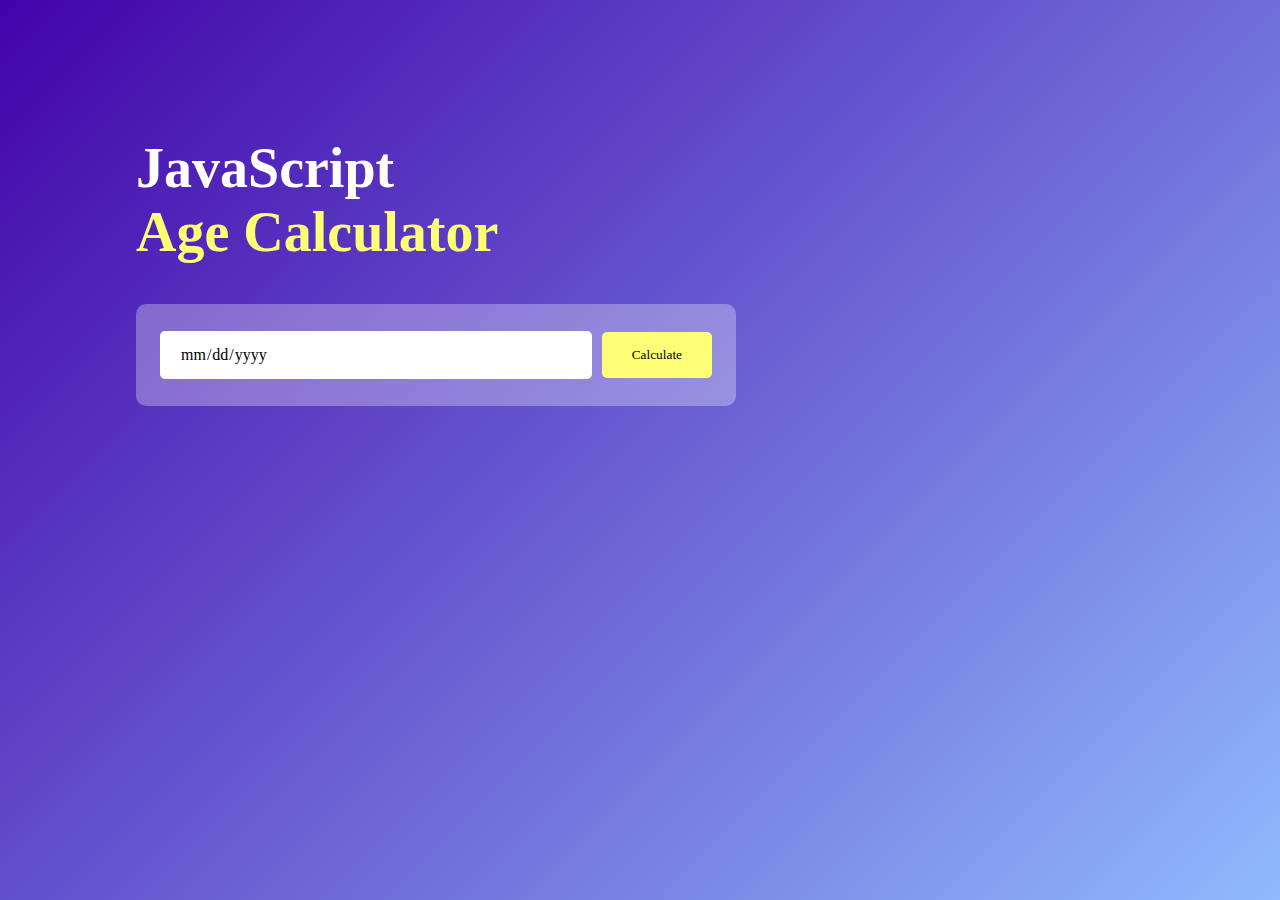
<file: day-1/index.html>
<!DOCTYPE html>
<html>
  <head>
    <meta charset="utf-8" />
    <meta http-equiv="X-UA-Compatible" content="IE=edge" />
    <title>Age Calculator</title>
    <meta name="viewport" content="width=device-width, initial-scale=1" />
    <link rel="stylesheet" type="text/css" media="screen" href="main.css" />
  </head>
  <body>
    <main>
      <div class="calculator">
        <h1>
          JavaScript <br />
          <span>Age Calculator</span>
        </h1>
        <div class="input-box">
          <input type="date" id="date" />
          <button onclick="calculateAge()">Calculate</button>
        </div>
        <p id="result"></p>
      </div>
    </main>
    <script src="main.js"></script>
  </body>
</html>
</file>
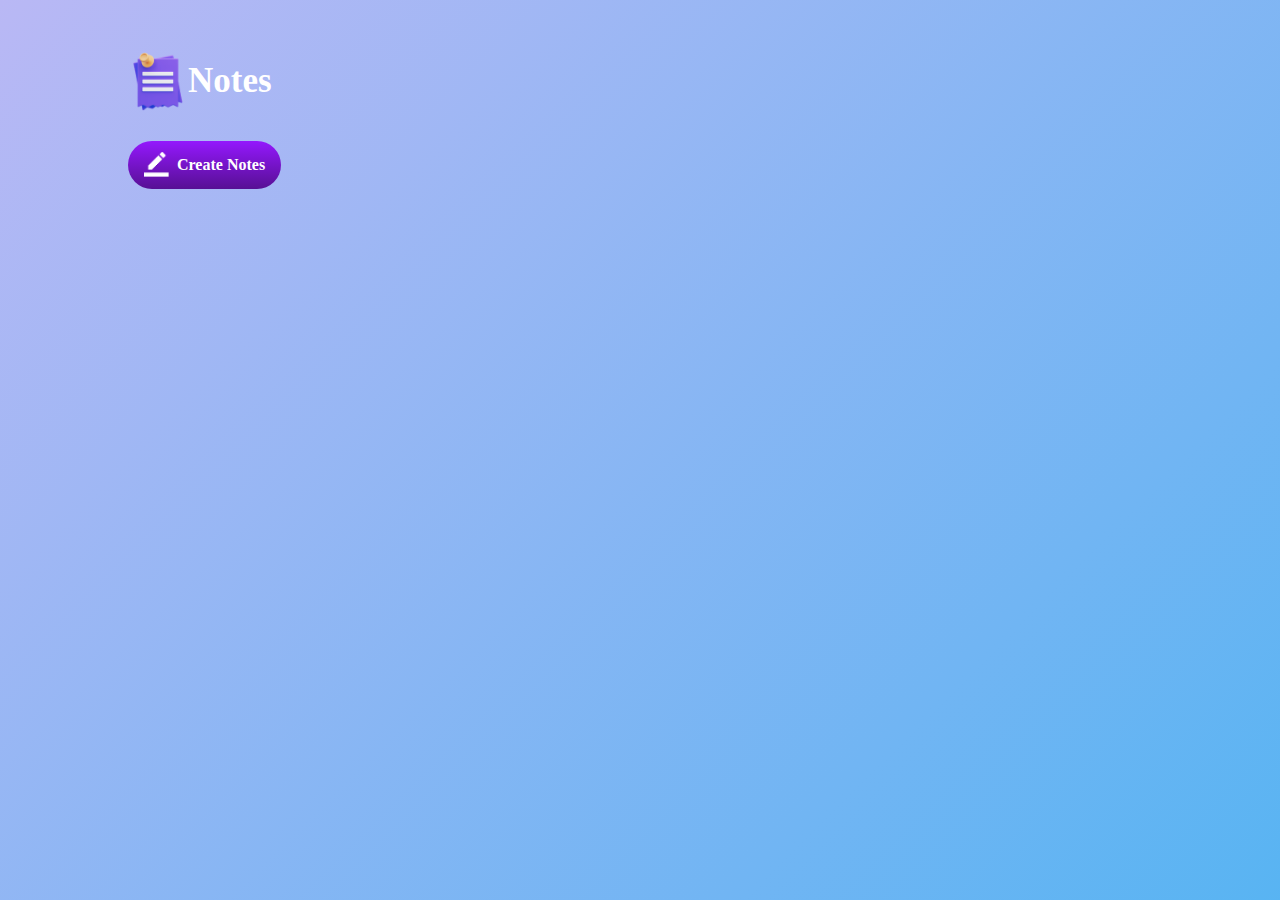
<file: day-2/index.html>
<!DOCTYPE html>
<html lang="en">
<head>
    <meta charset="UTF-8">
    <meta name="viewport" content="width=device-width, initial-scale=1.0">
    <link rel="stylesheet" href="main.css">
    <title>Notes App</title>
</head>
<body>
    <main>
            <h1><img src="images/notes.png" alt=""> Notes</h1>
            <button class="btn" id="create" ><img src="images/edit.png" alt="">Create Notes</button>
            <div class="notes-container">
                <!-- <p contenteditable="true" class="input-box">
                    <br>
                    <img src="images/delete.png" alt="">
                </p>              -->
            </div>
    </main>
    <script src="main.js"></script>
</body>
</html>
</file>
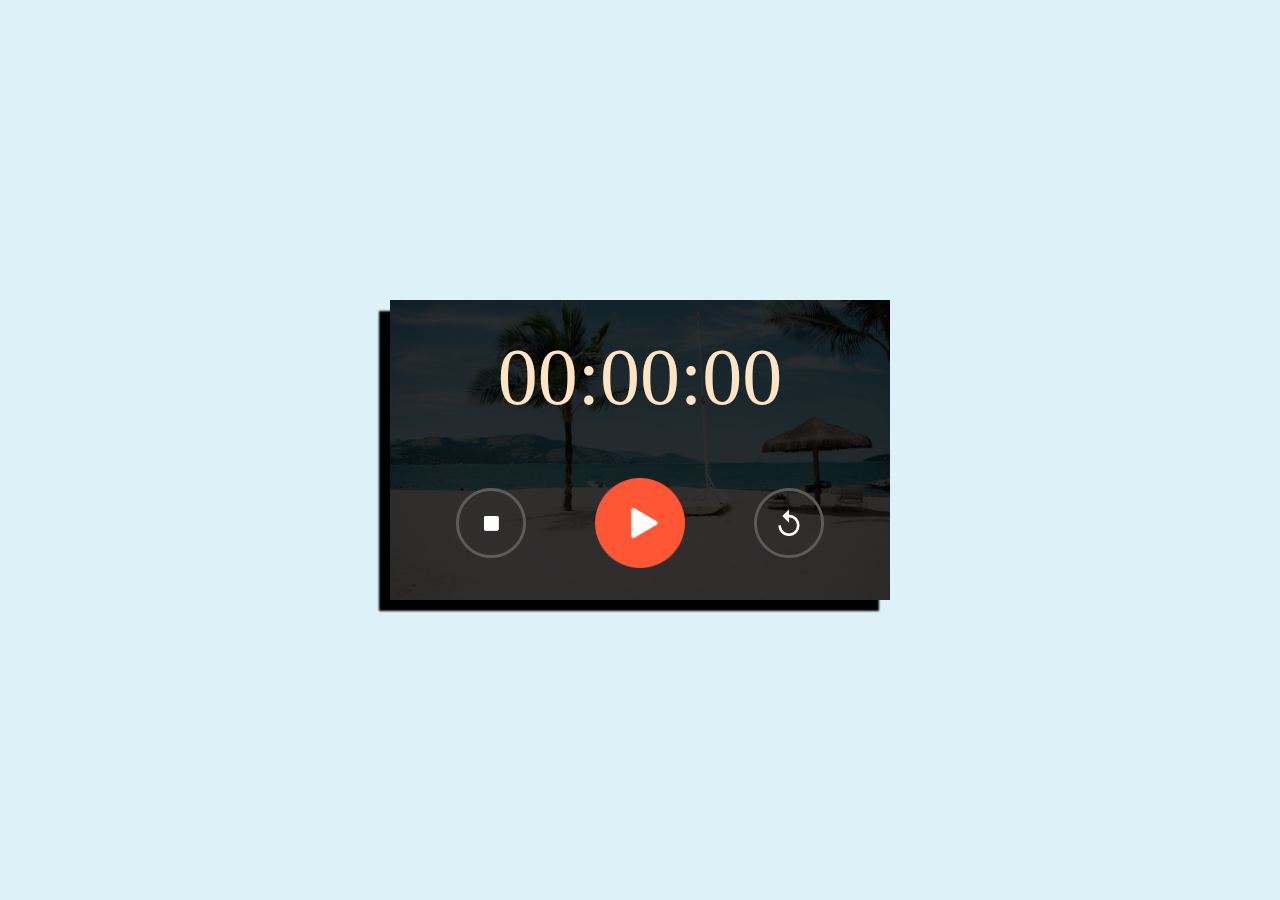
<file: day-3/index.html>
<!DOCTYPE html>
<html lang="en">
<head>
    <meta charset="UTF-8">
    <meta name="viewport" content="width=device-width, initial-scale=1.0">
    <title>Stopwatch</title>
    <link rel="stylesheet" href="main.css">
</head>
<body>
    <main>
        <div class="watch-container">
            <p id="display">00:00:00</p>
            <div class="controls">
                <img src="images/stop.png" alt="stop" id="stop">
                <img src="images/start.png" alt="start" id="start">
                <img src="images/reset.png" alt="reset" id="reset">
            </div>
        </div>
    </main>
<script src="main.js"></script>
</body>
</html>
</file>
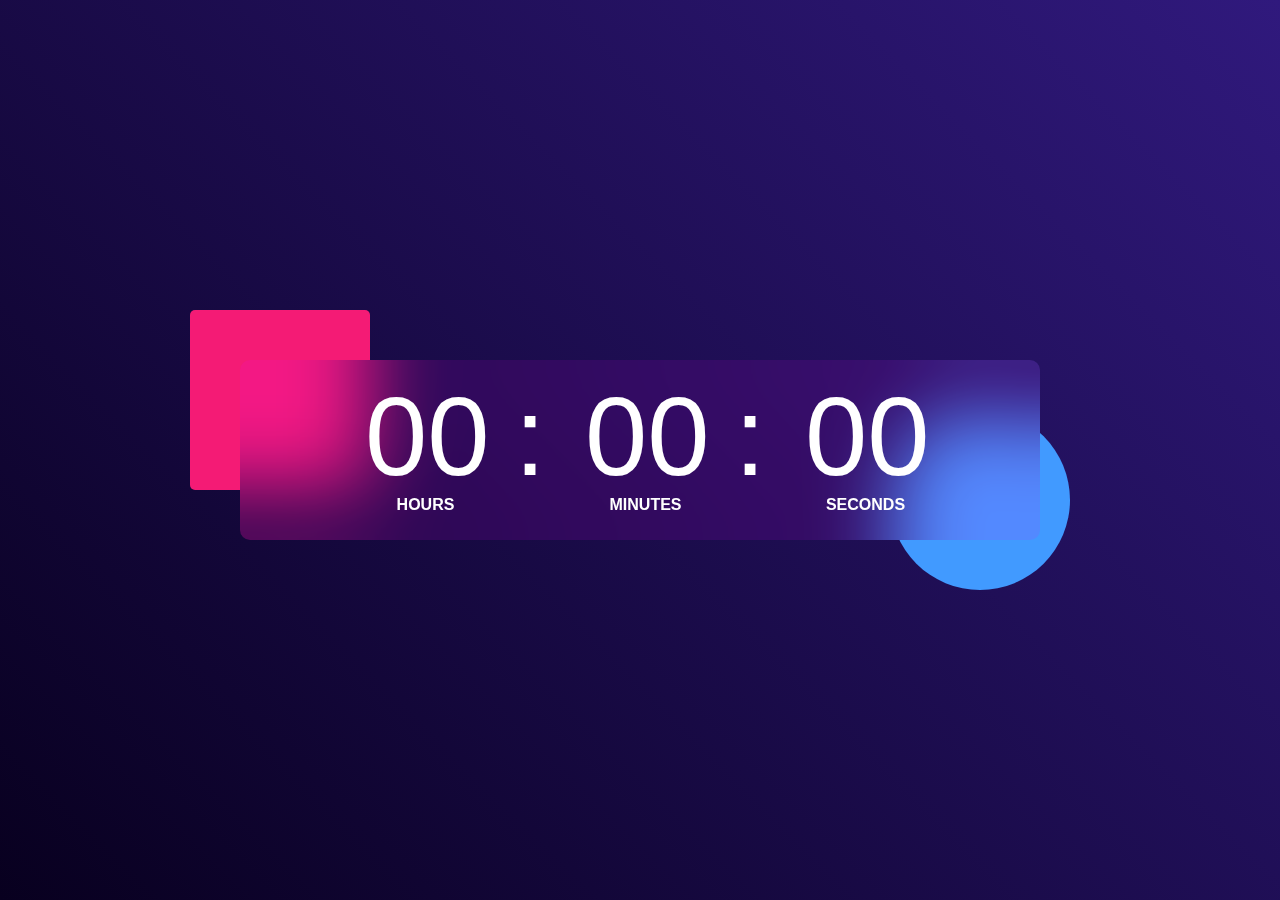
<file: day-4/index.html>
<!DOCTYPE html>
<html lang="en">
<head>
    <meta charset="UTF-8">
    <meta name="viewport" content="width=device-width, initial-scale=1.0">
    <link rel="stylesheet" href="main.css">
    <title>Clock</title>
</head>
<body>
    <main>
        <div class="container">
           <div class="clock">
            <span id="hours">00</span>
            <span>:</span>
            <span id="minutes">00</span>
            <span>:</span>
            <span id="seconds">00</span>
           </div>
        </div>
    </main>
    <script src="main.js"></script>
</body>
</html>
</file>
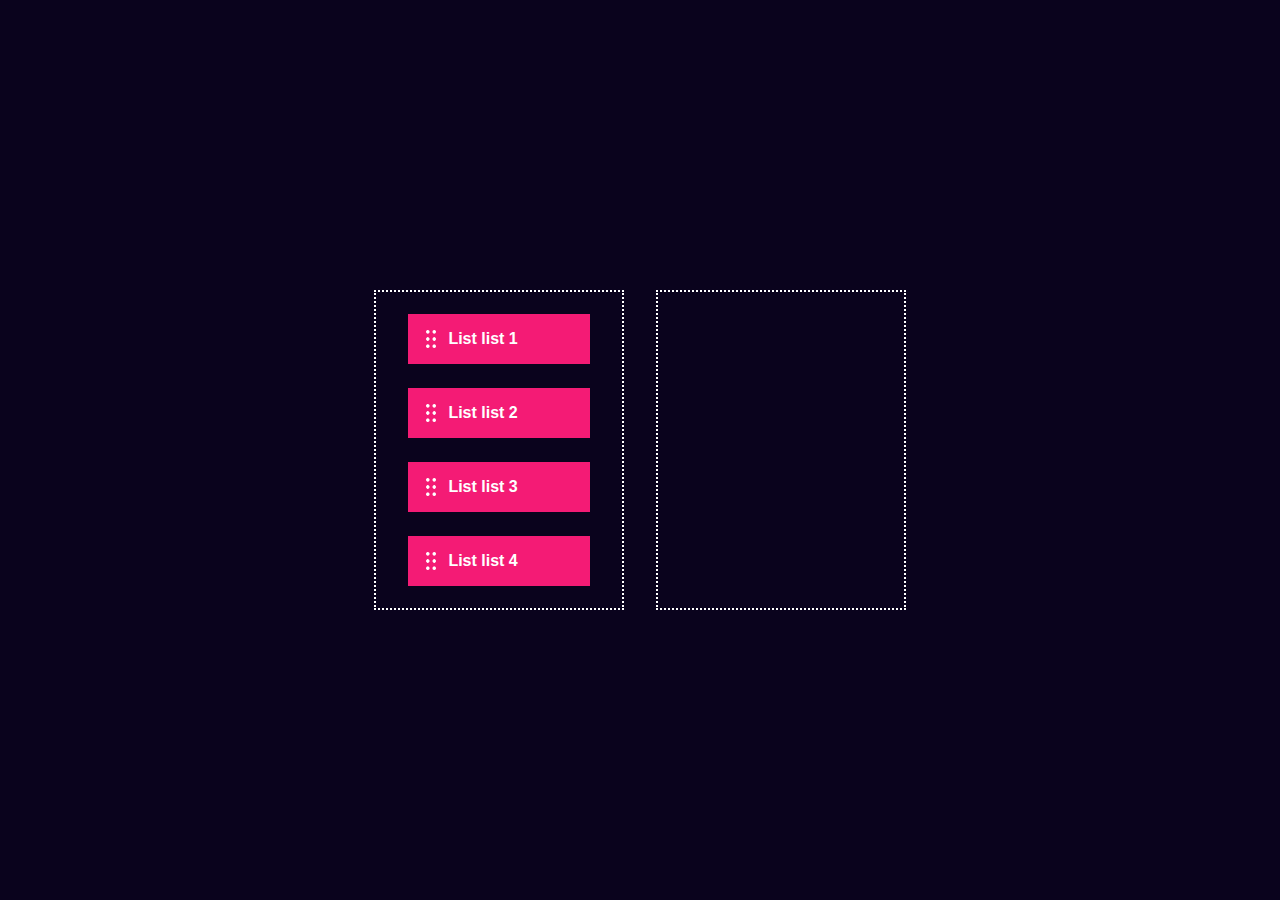
<file: day-5/index.html>
<!DOCTYPE html>
<html lang="en">
  <head>
    <meta charset="UTF-8" />
    <meta name="viewport" content="width=device-width, initial-scale=1.0" />
    <title>Drag and Drop</title>
    <link rel="stylesheet" href="main.css" />
  </head>
  <body>
    <main>
      <div id="left">
        <p class="list" draggable="true">
          <img src="images/drag_drop_icon.png" alt="" />List list 1
        </p>
        <p class="list" draggable="true">
          <img src="images/drag_drop_icon.png" alt="" />List list 2
        </p>
        <p class="list" draggable="true">
          <img src="images/drag_drop_icon.png" alt="" />List list 3
        </p>
        <p class="list" draggable="true">
          <img src="images/drag_drop_icon.png" alt="" />List list 4
        </p>
      </div>
      <div id="right"></div>
    </main>
    <script src="main.js"></script>
  </body>
</html>
</file>
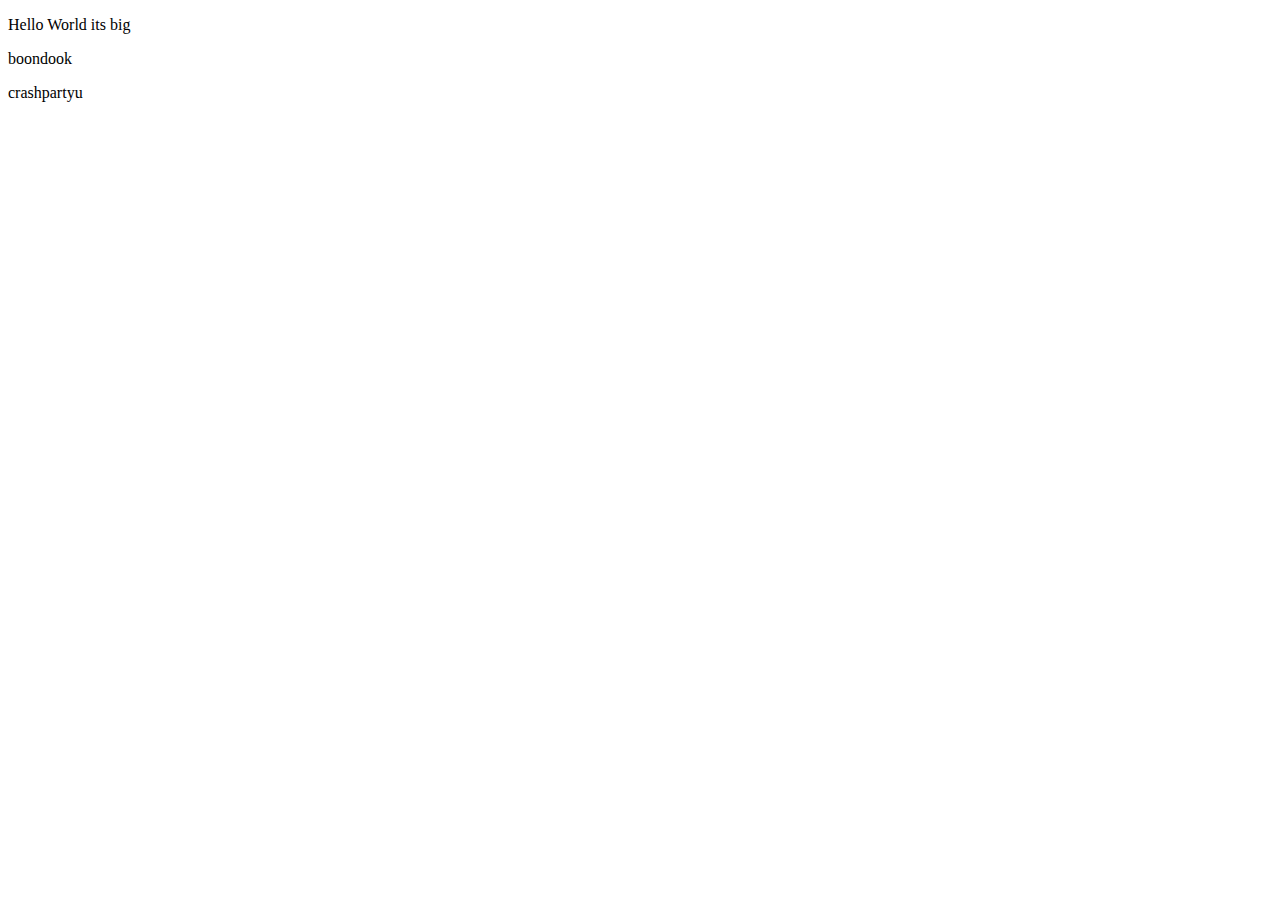
<file: playground/test.html>
<!DOCTYPE html>
<html lang="en">
  <head>
    <meta charset="UTF-8" />
    <meta name="viewport" content="width=device-width, initial-scale=1.0" />
    <title>Document</title>
  </head>
  <body>
    <p>Hello World <span>its big</span></p>
    <p>boondook</p>
    <div>crashpartyu</div>

    <script>
      document.addEventListener("mouseup", (e) => {
        let selection = window.getSelection();
        let range = selection.getRangeAt(0)
              
   if (selection.rangeCount>0 && !range.collapsed) {

    console.log(range.startContainer.parentNode);
     console.log(range.startContainer.childNodes);
      console.log(range.endContainer);
    
    // if (!(range.startContainer.parentNode.tagName === "STRONG")) {
    //      //Create the bold element
    // let boldElement = document.createElement("strong");
    
    // // Extract the actual content (preserves HTML formatting)
    // let extractedContent = range.extractContents(); 
    // // Put the extracted content inside the bold element
    // boldElement.appendChild(extractedContent);
    
    // // Insert the bold element back
    // range.insertNode(boldElement);
    // }
    // console.log(range.startContainer.parentNode.tagName);
    // console.log(range.endContainer.parentNode.tagName);
    
   }
            
        // }
      });
    </script>
  </body>
</html>
</file>
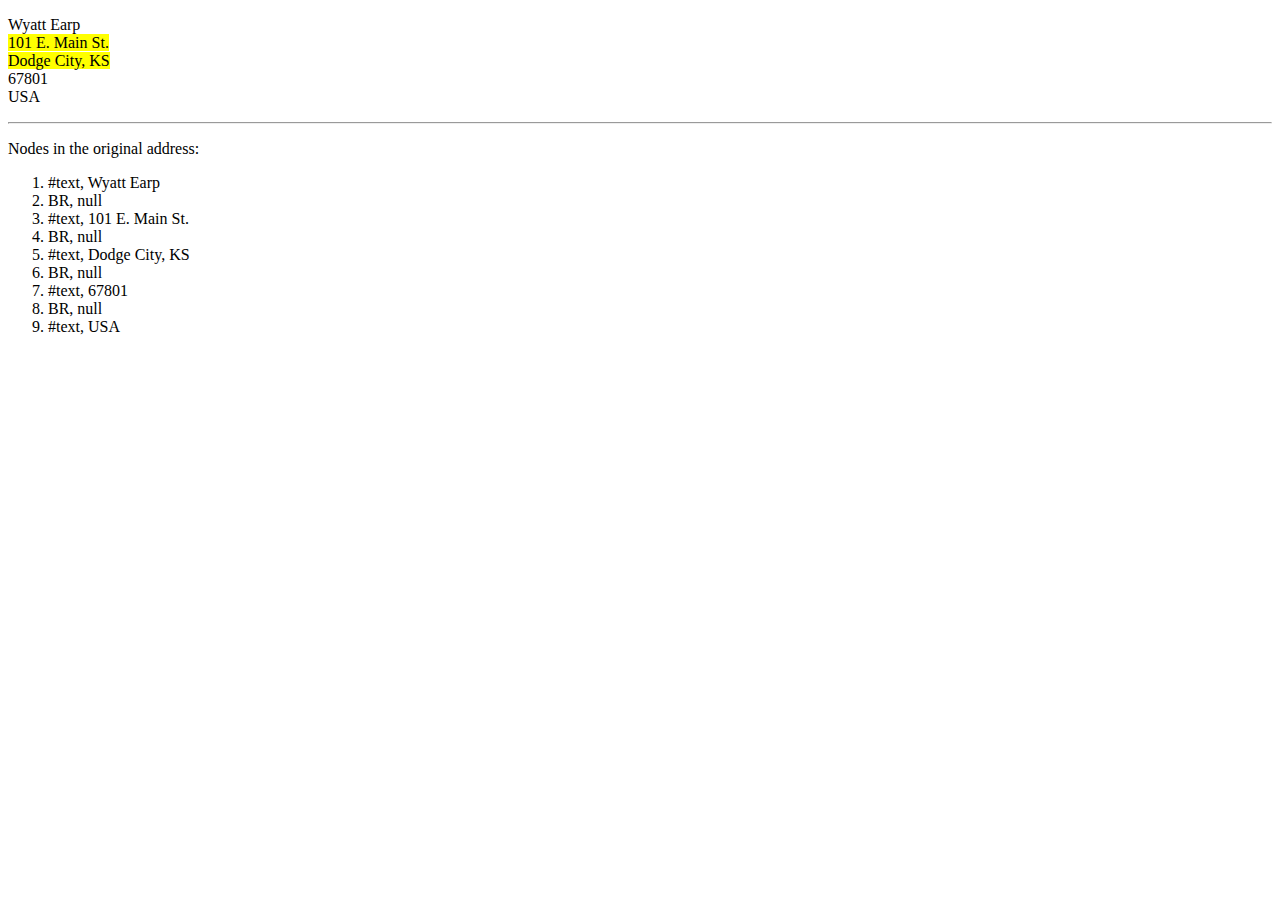
<file: playground/test2.html>
<!DOCTYPE html>
<html lang="en">
  <head>
    <meta charset="UTF-8" />
    <meta name="viewport" content="width=device-width, initial-scale=1.0" />
    <title>Document</title>
  </head>
  <body>
    <p id="address">
      Wyatt Earp<br />
      101 E. Main St.<br />
      Dodge City, KS<br />
      67801<br />
      USA
    </p>

    <hr />
    <p>Nodes in the original address:</p>
    <ol id="log"></ol>

    <script>
      const address = document.getElementById("address");
      const log = document.getElementById("log");

      // Log info
      address.childNodes.forEach((node) => {
        const li = document.createElement("li");
        li.textContent = `${node.nodeName}, ${node.nodeValue}`;
        log.appendChild(li);
      });

      // Highlight the street and city
      const startOffset = 2; // Start at third node: 101 E. Main St.
      const endOffset = 5; // End at fifth node: Dodge City, KS
      const range = document.createRange();
      range.setStart(address, startOffset);
      range.setEnd(address, endOffset);

      const mark = document.createElement("mark");
      range.surroundContents(mark);
    </script>
  </body>
</html>
</file>
<file: day-1/main.css>
/* had to make the date picker transparent because it was sticking 
out but AI suggested using the label as the entire picker button so you can press anywhere for it to work */
*{
    margin: 0;
    padding: 0;
    font-family: 'Poppins', 'sans-serif';
    box-sizing: border-box;
}
main{
    min-height: 100dvh;
    width: 100%;
    padding: 10px;
    color: #fff;
    background: linear-gradient(135deg,#4203a9, #90bafc);
}

.calculator{
    width: 100%;
    max-width: 600px;
    margin-left: 10%; 
    margin-top: 10%;
 
}
.calculator h1{
    font-size: 3.5rem;
}
.calculator span{
    color: #ffff76;
}
.input-box{
    margin: 2.5rem 0;
    display: flex;
    padding: 1.7em 1.5em;
    background: rgba(255,255,255,0.3 );
    border-radius: 10px;
    align-items: center; 
}

.input-box input{
    
    border-radius: 5px;
    border: 0;
    flex: 1.2;
    padding: 14px 20px;
    font-size: 1rem;
    position: relative;
}
.input-box button{
    margin-left: 10px;
    padding: 15px 30px;
    background: #ffff76;
    border: 0;
    border-radius: 5px;
    cursor: pointer;
    font-weight: 500;
    outline: 0;

}

.input-box input::-webkit-calendar-picker-indicator{
    position: absolute;
    top: 0;
    left: 0;
    right: 0;
    bottom: 0;
    width: auto;
    height: auto;
    background-position: calc(100%-10px);
    background-size: 30px;
    cursor: pointer;
    background: transparent;

}

#result{
    font-size: 20px;
}

#result span{
    color: #ffff76;
}
 


/* 
 
input{   
} */
</file>
<file: day-2/main.css>
*{
    margin: 0;
    padding: 0;
    font-family: "Poppins","sans serif";
    box-sizing: border-box;
}

main{
    min-height: 100dvh;
    width: 100%;
    background: linear-gradient(135deg,rgba(138, 136, 238, 0.596),rgba(57, 166, 240, 0.842)
    );
    padding-top:4%;
    padding-bottom:4%; 
    padding-left: 10%;
    color: white;
    
    
    
}

main h1{
    display: flex;
    align-items: center;
    font-size: 35px;
    font-weight: 600;
}
main h1 img{
    width: 60px;
    
}


#create{
    background: linear-gradient(#9418fd, #571094 );
    border: 0;
    border-radius: 40px;    
    padding: 0.7em 1em;
    font-size: 1rem;
    cursor: pointer;
    font-weight: 500;
    display: flex;
    align-items: center;
    margin: 30px 0 20px;
    color: white;
    font-weight: 600;
    outline: 0;


}

#create img{
    width: 25px;
    margin-right: 8px;
}

.text-section{
    height: 100px;
    width: 500px;
    border-radius: 5px;
    background: whitesmoke;
}

.input-box{
    position: relative;
    width: 100%;
    max-width: 500px;
    background: white;
    min-height: 150px;
    color: #333;
    padding: 20px;
    border-radius: 5px;
    margin: 20px 0;
    outline: none;
}

.input-box img{
    width: 25px;
    position: absolute;
    bottom: 15px;
    right: 15px;
    cursor: pointer;
}
</file>
<file: day-3/main.css>
@import url('https://fonts.googleapis.com/css2?family=Courier+Prime:ital,wght@0,700;1,700&display=swap');

*{
    margin: 0;
    padding: 0;
    /* font-family: "Courier Prime", monospace; */
    /* font-weight: 700; */
    box-sizing: border-box;
}

main{
    background: rgb(221, 242, 248);
    min-height: 100dvh;
    padding: 1em;
    display: flex;
    justify-content: center;
    align-items: center;
}

.watch-container{
    background-image: linear-gradient(rgba(0,0,0,0.8),rgba(0,0,0,0.8)),url("images/background.png");
    background-size: cover;
    background-position: center;
    max-width: 500px;
    width: 100%;
    min-height: 300px;
    padding: 2em;
    display: flex;
    flex-direction: column;
    justify-content: space-around;
    box-shadow:  -11px 11px 2px 0px;

}
img{
    width: 70px;
    cursor: pointer;
}

.controls img:nth-child(2){
    width: 90px;
}
#display{
    display: flex;
    justify-content: center;
    height: 100%;
    font-size: 5rem;
    color: bisque;
}

.controls{
    height: max-content;
    display: flex;
    justify-content: space-around;
    align-items: center;
    margin-top: auto;
}
</file>
<file: day-4/main.css>
*{
    box-sizing: border-box;
    padding: 0;
    margin: 0;
    font-family: "Poppins",sans-serif;
}

main{
    min-height: 100dvh;
    width: 100%;
    padding: 1em;
    position: relative;
    background: linear-gradient(45deg,#08001f, #30197d);
    color: white;
    /* display: flex;
    justify-content: center;
    align-items: center; */
}
.container{
    width: 800px;
    height: 180px;
    position: absolute;
    top: 50%;
    left: 50%;
    transform: translate(-50%,-50%);
}
.clock{
    width: 100%;
    height: 100%;
    background: rgba(235, 0, 255, 0.11);
    border-radius: 10px;
    display: flex;
    align-items: center;
    justify-content: center;
    backdrop-filter: blur(40px);
}

.container::before{
    content: '';
    width: 180px;
    height: 180px;
    background: #f41b75;
    border-radius: 5px;
    position: absolute;
    left: -50px;
    top: -50px;
    z-index: -1;
}
.container::after{
    content: '';
    width: 180px;
    height: 180px;
    background: #419aff;
    border-radius: 50%;
    position: absolute;
    right: -30px;
    bottom: -50px;
    z-index: -1;
}
.clock span{
    font-size: 7rem;
    padding-bottom: 0.2rem;
    width: 110px;
    margin-bottom: 1.5rem;
    padding-top: 0;
    text-align: center;
    position: relative;
}

.clock span::after{
    font-size: 16px;
    font-weight: 700;
    position: absolute;
    bottom: -10px;
    left: 55%;
    transform: translate(-50%);

}
#hours::after{

    content: "HOURS";
}
#minutes::after{
    content: "MINUTES";
}
#seconds::after{
    content: "SECONDS";
}
</file>
<file: day-5/main.css>
*{
    box-sizing: border-box;
    padding: 0;
    margin: 0;
    font-family: "Poppins",sans-serif;
}


main{
    min-height: 100dvh;
    background: rgb(10, 3, 29);
    display: flex;
    justify-content: center;
    align-items: center;
    gap: 2em;
    color: white;
}

#left, #right{
    border: 2px dotted;
    padding: 2em;
    width: 250px;
    height: 320px;
    display: flex;
    flex-direction: column;
    justify-content: center;
    gap: 1.5em;
}

.list{
    background: #f41b75;
    padding: 1rem 1.1rem;
    display: flex;
    gap: 0.8rem;
    font-weight: 600;
    cursor: grab;

}

.list img{
    width: 10px;
}
</file>
